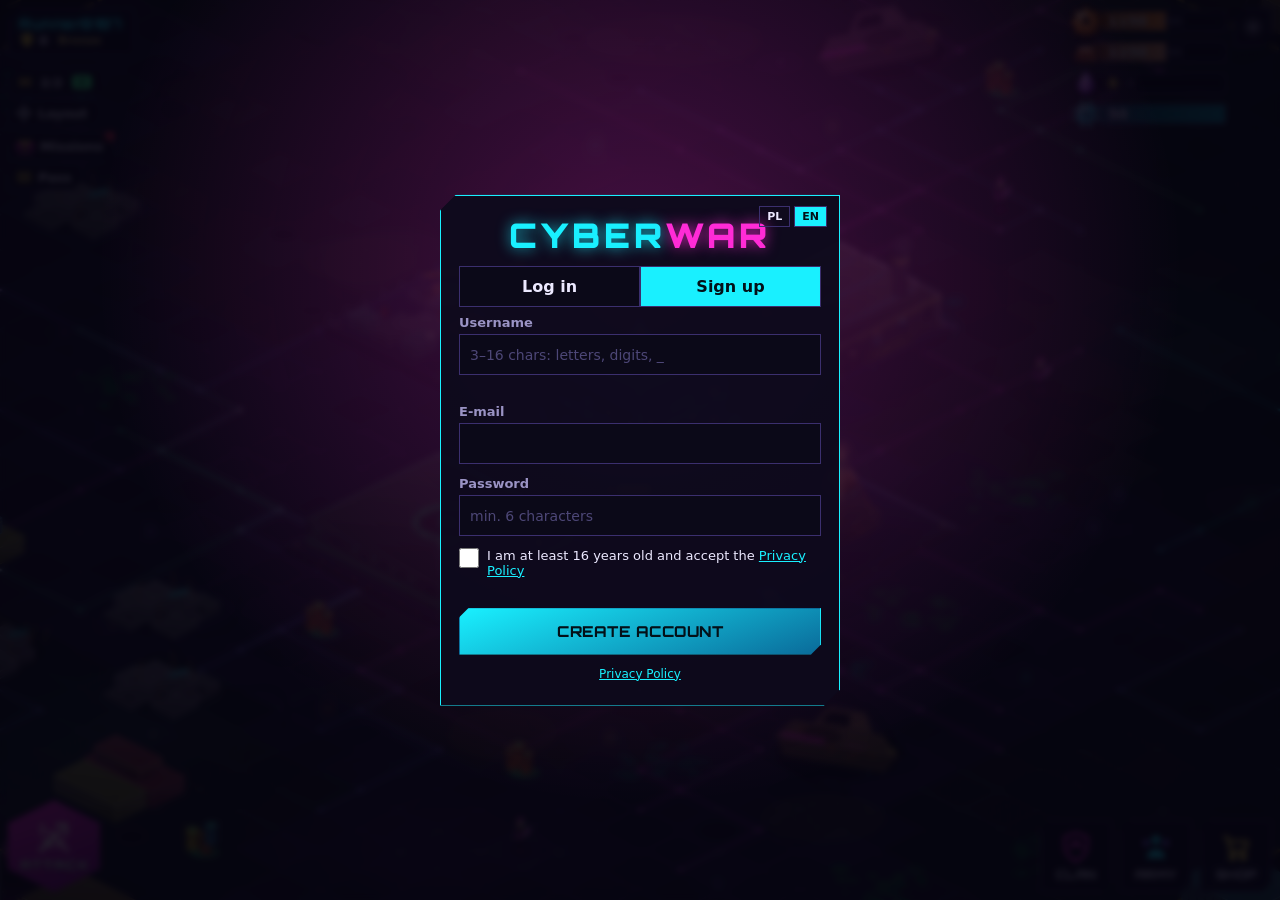
<file: index.html>
<!doctype html>
<html lang="pl">
<head>
<meta charset="utf-8">
<meta name="viewport" content="width=device-width,initial-scale=1,maximum-scale=1,user-scalable=no,viewport-fit=cover">
<meta name="apple-mobile-web-app-capable" content="yes">
<meta name="mobile-web-app-capable" content="yes">
<meta name="apple-mobile-web-app-status-bar-style" content="black-translucent">
<meta name="apple-mobile-web-app-title" content="CyberWar">
<meta name="theme-color" content="#07060f">
<title>CyberWar</title>
<link rel="manifest" href="manifest.json">
<link rel="icon" href="assets/icon.svg" type="image/svg+xml">
<link rel="apple-touch-icon" href="assets/icon-180.png">
<link rel="preconnect" href="https://fonts.googleapis.com">
<link rel="preconnect" href="https://fonts.gstatic.com" crossorigin>
<link rel="stylesheet" href="https://fonts.googleapis.com/css2?family=Orbitron:wght@600;800;900&display=swap">
<!-- ?v= must change on every release so phones never mix old and new files -->
<link rel="stylesheet" href="css/style.css?v=0.16.0">
</head>
<body>
<canvas id="game"></canvas>
<div id="ui"></div>
<div id="boot">
  <div class="boot-logo">CYBER<span>WAR</span></div>
  <div class="boot-sub">NEO-CITY // v0.15.4</div>
  <div class="boot-bar"><i></i></div>
</div>
<!-- not shown any more: the game works upright and sideways -->
<div id="rotate">
  <svg viewBox="0 0 120 120" aria-hidden="true"><rect class="ph" x="38" y="18" width="44" height="78" rx="7"/><path class="ar" d="M22 74 A42 42 0 0 1 40 30 M40 30 l-11 1 M40 30 l-2 11"/></svg>
  <b>Obróć telefon poziomo</b><span>Rotate your phone to landscape</span>
</div>
<script src="js/i18n.js?v=0.16.0"></script>
<script src="js/audio.js?v=0.16.0"></script>
<script src="js/data.js?v=0.16.0"></script>
<script src="js/core.js?v=0.16.0"></script>
<script src="js/art.js?v=0.16.0"></script>
<script src="js/world.js?v=0.16.0"></script>
<script src="js/econ.js?v=0.16.0"></script>
<script src="js/state.js?v=0.16.0"></script>
<script src="js/village.js?v=0.16.0"></script>
<script src="js/battle.js?v=0.16.0"></script>
<script src="js/ui.js?v=0.16.0"></script>
<script src="js/clan.js?v=0.16.0"></script>
<script src="js/tutorial.js?v=0.16.0"></script>
<script src="js/net.js?v=0.16.0"></script>
<script src="js/pay.js?v=0.16.0"></script>
<script src="js/auth.js?v=0.16.0"></script>
<script src="js/main.js?v=0.16.0"></script>
</body>
</html>
</file>
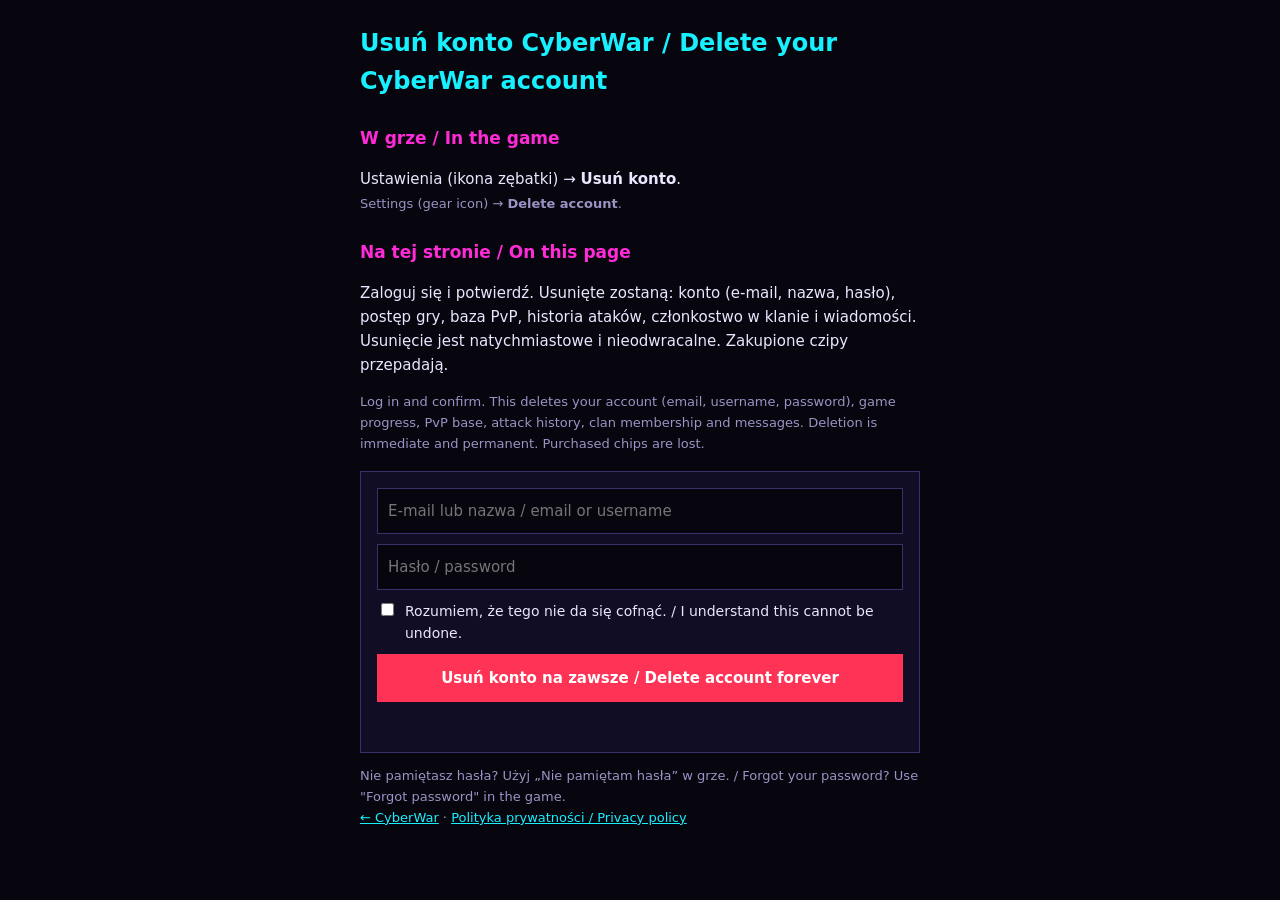
<file: delete-account.html>
<!doctype html>
<html lang="pl">
<head>
<meta charset="utf-8">
<meta name="viewport" content="width=device-width,initial-scale=1,viewport-fit=cover">
<title>CyberWar — Usuń konto / Delete account</title>
<style>
  :root { --bg: #07060f; --txt: #e9e6ff; --dim: #9a93c4; --cyan: #19f0ff; --mag: #ff2bd6; --red: #ff3355; --grn: #39ff88; }
  body { margin: 0; background: var(--bg); color: var(--txt); font: 15px/1.6 "Segoe UI", system-ui, -apple-system, Roboto, sans-serif; }
  main { max-width: 560px; margin: 0 auto; padding: 24px 16px 48px; }
  h1 { color: var(--cyan); font-size: 24px; margin: 0 0 8px; }
  h2 { color: var(--mag); font-size: 17px; margin: 24px 0 6px; }
  a { color: var(--cyan); }
  .dim { color: var(--dim); font-size: 13px; }
  form { display: grid; gap: 10px; margin-top: 16px; padding: 16px; border: 1px solid #3b2f6e; background: #110d24; }
  input { font: inherit; padding: 10px; background: #07060f; color: var(--txt); border: 1px solid #3b2f6e; }
  button { font: inherit; font-weight: 700; padding: 12px; border: 0; background: var(--red); color: #fff; cursor: pointer; }
  button:disabled { opacity: .5; }
  label { display: flex; gap: 8px; align-items: flex-start; font-size: 14px; }
  #msg { min-height: 1.6em; font-weight: 600; }
  #msg.err { color: var(--red); } #msg.ok { color: var(--grn); }
</style>
</head>
<body>
<main>
<h1>Usuń konto CyberWar / Delete your CyberWar account</h1>

<h2>W grze / In the game</h2>
<p>Ustawienia (ikona zębatki) → <b>Usuń konto</b>.<br><span class="dim">Settings (gear icon) → <b>Delete account</b>.</span></p>

<h2>Na tej stronie / On this page</h2>
<p>Zaloguj się i potwierdź. Usunięte zostaną: konto (e-mail, nazwa, hasło), postęp gry, baza PvP, historia ataków, członkostwo w klanie i wiadomości. Usunięcie jest natychmiastowe i nieodwracalne. Zakupione czipy przepadają.</p>
<p class="dim">Log in and confirm. This deletes your account (email, username, password), game progress, PvP base, attack history, clan membership and messages. Deletion is immediate and permanent. Purchased chips are lost.</p>

<form id="f">
  <input id="login" autocomplete="username" placeholder="E-mail lub nazwa / email or username" required>
  <input id="pass" type="password" autocomplete="current-password" placeholder="Hasło / password" required>
  <label><input type="checkbox" id="sure" required> Rozumiem, że tego nie da się cofnąć. / I understand this cannot be undone.</label>
  <button id="go">Usuń konto na zawsze / Delete account forever</button>
  <div id="msg"></div>
</form>

<p class="dim">Nie pamiętasz hasła? Użyj „Nie pamiętam hasła” w grze. / Forgot your password? Use "Forgot password" in the game.<br>
<a href="./">← CyberWar</a> · <a href="privacy.html">Polityka prywatności / Privacy policy</a></p>
</main>
<script>
(function () {
  const URL_ = 'https://cpwfatmoztysettztnyo.supabase.co';
  const KEY = 'sb_publishable__NJv0uJyZVDGnHu5Jf8MzA_oEF3Cs3j';
  const $ = (id) => document.getElementById(id);
  const say = (t, cls) => { $('msg').textContent = t; $('msg').className = cls || ''; };
  async function call(path, body, token) {
    const h = { apikey: KEY, 'Content-Type': 'application/json' };
    if (token) h.Authorization = 'Bearer ' + token;
    const r = await fetch(URL_ + path, { method: 'POST', headers: h, body: JSON.stringify(body || {}) });
    const txt = await r.text(); let b = null; try { b = txt ? JSON.parse(txt) : null; } catch (_) { b = txt; }
    if (!r.ok) throw new Error((b && (b.msg || b.message || b.error_description)) || ('HTTP ' + r.status));
    return b;
  }
  $('f').onsubmit = async (e) => {
    e.preventDefault();
    const login = $('login').value.trim(), password = $('pass').value;
    $('go').disabled = true; say('…');
    try {
      let email = login;
      if (!login.includes('@')) {
        email = await call('/rest/v1/rpc/email_for_login', { p_username: login, p_password: password });
        if (!email) throw new Error('bad login');
      }
      const s = await call('/auth/v1/token?grant_type=password', { email, password });
      await call('/rest/v1/rpc/delete_my_account', {}, s.access_token);
      try { localStorage.removeItem('cyberwar_session'); localStorage.removeItem('cyberwar_save_v1'); localStorage.removeItem('cyberwar_had_account'); } catch (_) {}
      $('f').reset(); say('Konto zostało usunięte. / Your account has been deleted.', 'ok');
    } catch (err) {
      const m = String(err.message || err);
      say(/invalid|bad login|credentials/i.test(m) ? 'Zły login lub hasło. / Wrong login or password.'
        : /confirm/i.test(m) ? 'Konto niepotwierdzone — nie ma czego usuwać po stronie gry. / Account not confirmed.'
        : 'Błąd: ' + m, 'err');
    } finally { $('go').disabled = false; }
  };
})();
</script>
</body>
</html>
</file>
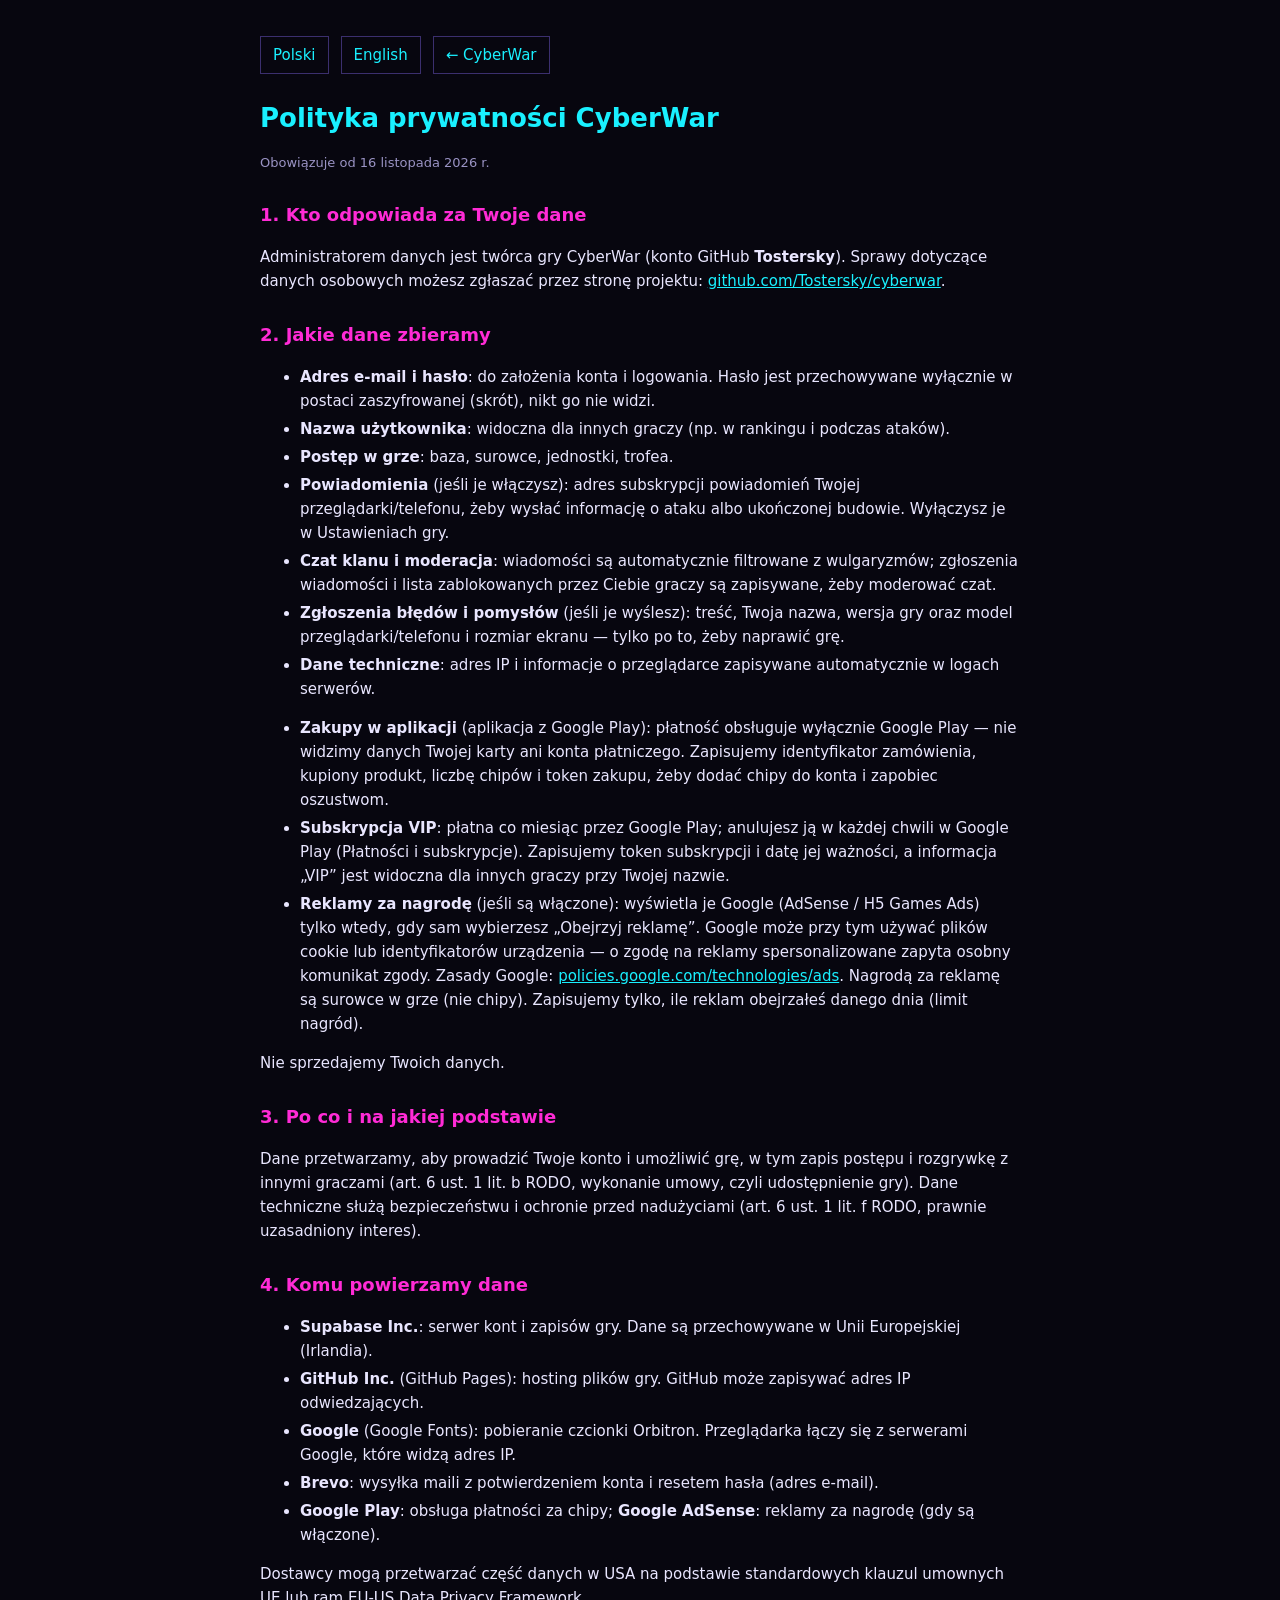
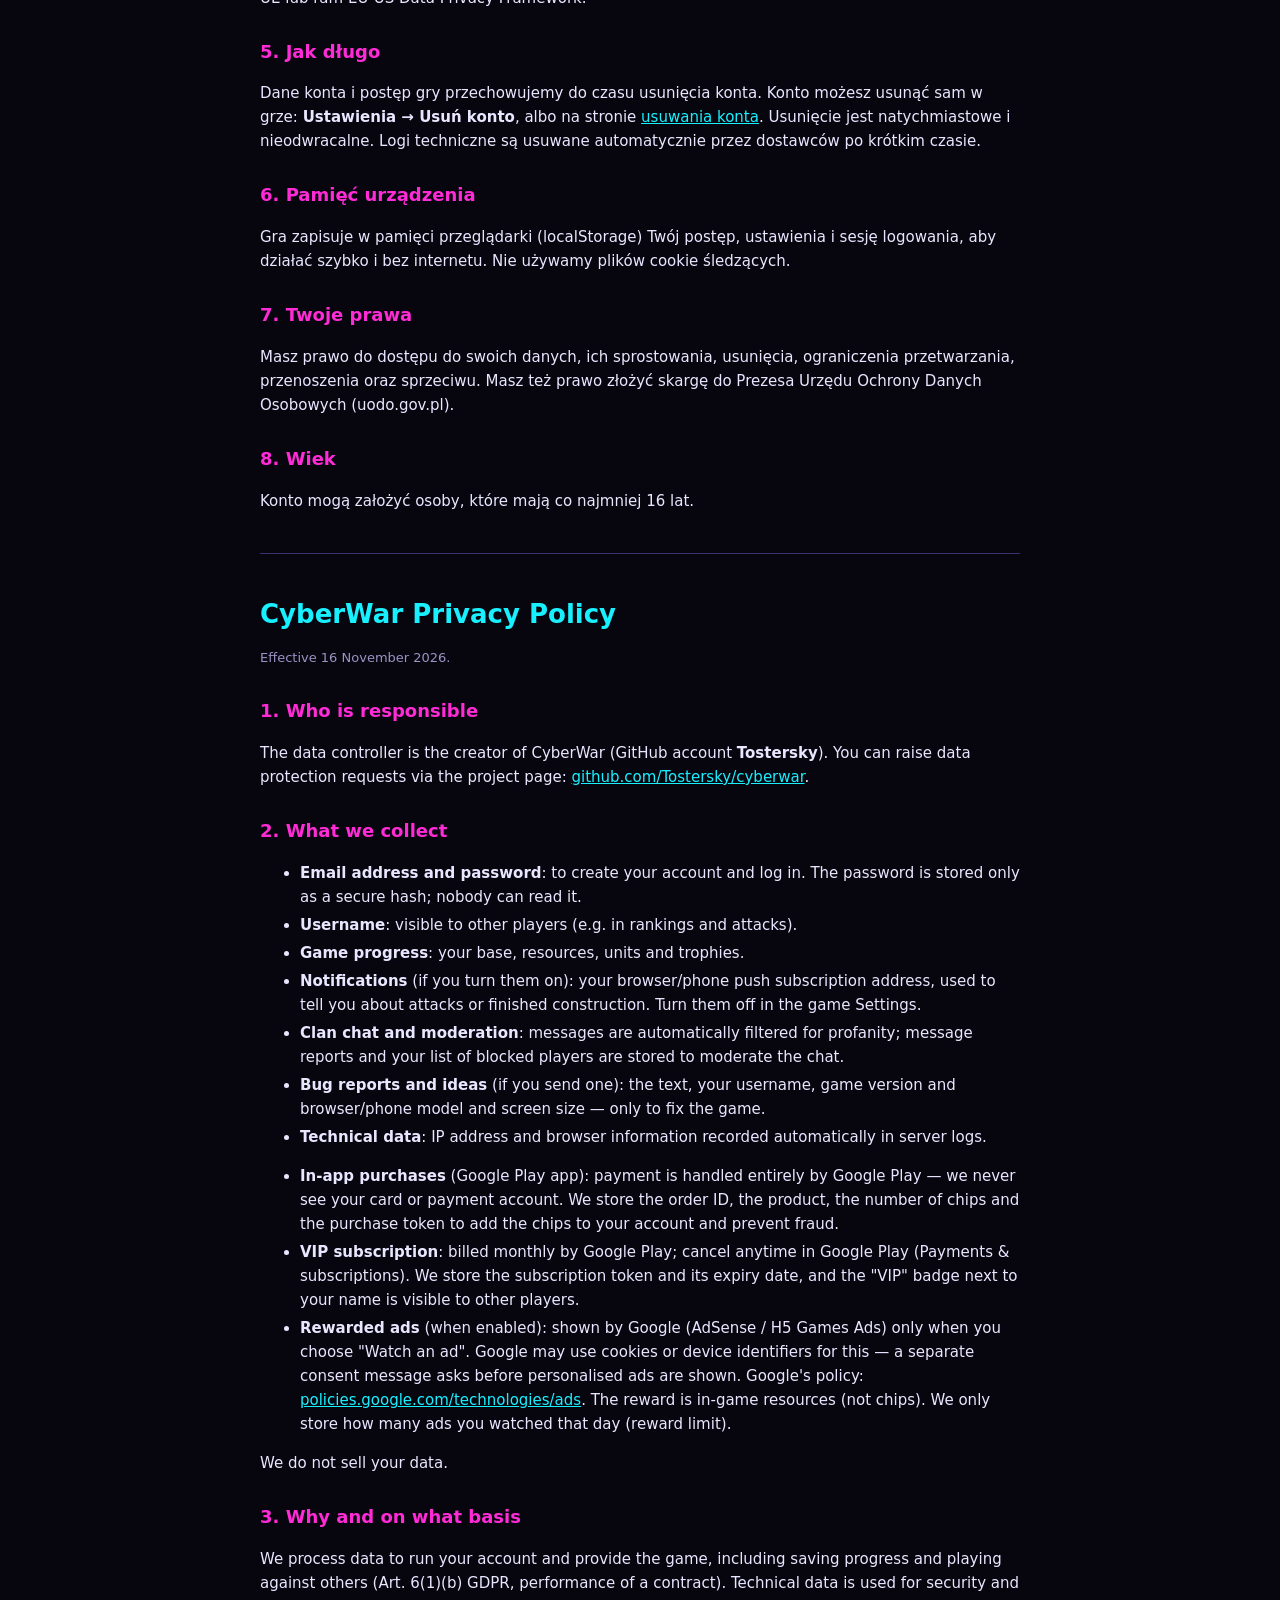
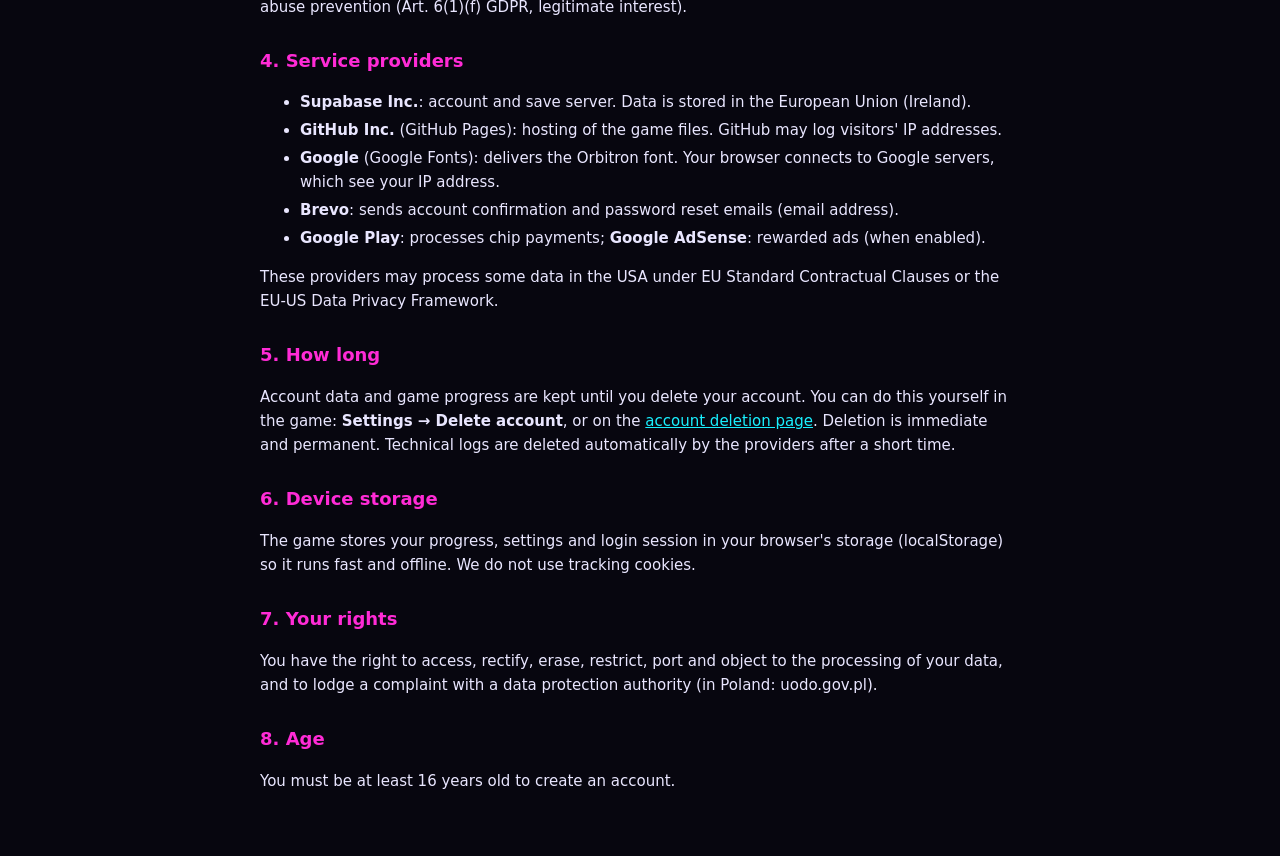
<file: privacy.html>
<!doctype html>
<html lang="pl">
<head>
<meta charset="utf-8">
<meta name="viewport" content="width=device-width,initial-scale=1,viewport-fit=cover">
<title>CyberWar — Polityka prywatności / Privacy Policy</title>
<style>
  :root { --bg: #07060f; --txt: #e9e6ff; --dim: #9a93c4; --cyan: #19f0ff; --mag: #ff2bd6; }
  body { margin: 0; background: var(--bg); color: var(--txt); font: 15px/1.6 "Segoe UI", system-ui, -apple-system, Roboto, sans-serif; }
  main { max-width: 760px; margin: 0 auto; padding: 24px 16px 48px; }
  h1 { color: var(--cyan); font-size: 26px; margin: 0 0 4px; }
  h2 { color: var(--mag); font-size: 18px; margin: 28px 0 6px; }
  a { color: var(--cyan); }
  .dim { color: var(--dim); font-size: 13px; }
  nav { display: flex; gap: 12px; margin: 12px 0 24px; }
  nav a { padding: 6px 12px; border: 1px solid #3b2f6e; text-decoration: none; }
  hr { border: 0; border-top: 1px solid #3b2f6e; margin: 40px 0; }
  li { margin: 4px 0; }
</style>
</head>
<body>
<main>
<nav><a href="#pl">Polski</a><a href="#en">English</a><a href="./">← CyberWar</a></nav>

<section id="pl">
<h1>Polityka prywatności CyberWar</h1>
<p class="dim">Obowiązuje od 16 listopada 2026 r.</p>

<h2>1. Kto odpowiada za Twoje dane</h2>
<p>Administratorem danych jest twórca gry CyberWar (konto GitHub <b>Tostersky</b>). Sprawy dotyczące danych osobowych możesz zgłaszać przez stronę projektu: <a href="https://github.com/Tostersky/cyberwar">github.com/Tostersky/cyberwar</a>.</p>

<h2>2. Jakie dane zbieramy</h2>
<ul>
  <li><b>Adres e-mail i hasło</b>: do założenia konta i logowania. Hasło jest przechowywane wyłącznie w postaci zaszyfrowanej (skrót), nikt go nie widzi.</li>
  <li><b>Nazwa użytkownika</b>: widoczna dla innych graczy (np. w rankingu i podczas ataków).</li>
  <li><b>Postęp w grze</b>: baza, surowce, jednostki, trofea.</li>
  <li><b>Powiadomienia</b> (jeśli je włączysz): adres subskrypcji powiadomień Twojej przeglądarki/telefonu, żeby wysłać informację o ataku albo ukończonej budowie. Wyłączysz je w Ustawieniach gry.</li>
  <li><b>Czat klanu i moderacja</b>: wiadomości są automatycznie filtrowane z wulgaryzmów; zgłoszenia wiadomości i lista zablokowanych przez Ciebie graczy są zapisywane, żeby moderować czat.</li>
  <li><b>Zgłoszenia błędów i pomysłów</b> (jeśli je wyślesz): treść, Twoja nazwa, wersja gry oraz model przeglądarki/telefonu i rozmiar ekranu — tylko po to, żeby naprawić grę.</li>
  <li><b>Dane techniczne</b>: adres IP i informacje o przeglądarce zapisywane automatycznie w logach serwerów.</li>
</ul>
<ul>
  <li><b>Zakupy w aplikacji</b> (aplikacja z Google Play): płatność obsługuje wyłącznie Google Play — nie widzimy danych Twojej karty ani konta płatniczego. Zapisujemy identyfikator zamówienia, kupiony produkt, liczbę chipów i token zakupu, żeby dodać chipy do konta i zapobiec oszustwom.</li>
  <li><b>Subskrypcja VIP</b>: płatna co miesiąc przez Google Play; anulujesz ją w każdej chwili w Google Play (Płatności i subskrypcje). Zapisujemy token subskrypcji i datę jej ważności, a informacja „VIP” jest widoczna dla innych graczy przy Twojej nazwie.</li>
  <li><b>Reklamy za nagrodę</b> (jeśli są włączone): wyświetla je Google (AdSense / H5 Games Ads) tylko wtedy, gdy sam wybierzesz „Obejrzyj reklamę”. Google może przy tym używać plików cookie lub identyfikatorów urządzenia — o zgodę na reklamy spersonalizowane zapyta osobny komunikat zgody. Zasady Google: <a href="https://policies.google.com/technologies/ads">policies.google.com/technologies/ads</a>. Nagrodą za reklamę są surowce w grze (nie chipy). Zapisujemy tylko, ile reklam obejrzałeś danego dnia (limit nagród).</li>
</ul>
<p>Nie sprzedajemy Twoich danych.</p>

<h2>3. Po co i na jakiej podstawie</h2>
<p>Dane przetwarzamy, aby prowadzić Twoje konto i umożliwić grę, w tym zapis postępu i rozgrywkę z innymi graczami (art. 6 ust. 1 lit. b RODO, wykonanie umowy, czyli udostępnienie gry). Dane techniczne służą bezpieczeństwu i ochronie przed nadużyciami (art. 6 ust. 1 lit. f RODO, prawnie uzasadniony interes).</p>

<h2>4. Komu powierzamy dane</h2>
<ul>
  <li><b>Supabase Inc.</b>: serwer kont i zapisów gry. Dane są przechowywane w Unii Europejskiej (Irlandia).</li>
  <li><b>GitHub Inc.</b> (GitHub Pages): hosting plików gry. GitHub może zapisywać adres IP odwiedzających.</li>
  <li><b>Google</b> (Google Fonts): pobieranie czcionki Orbitron. Przeglądarka łączy się z serwerami Google, które widzą adres IP.</li>
  <li><b>Brevo</b>: wysyłka maili z potwierdzeniem konta i resetem hasła (adres e-mail).</li>
  <li><b>Google Play</b>: obsługa płatności za chipy; <b>Google AdSense</b>: reklamy za nagrodę (gdy są włączone).</li>
</ul>
<p>Dostawcy mogą przetwarzać część danych w USA na podstawie standardowych klauzul umownych UE lub ram EU-US Data Privacy Framework.</p>

<h2>5. Jak długo</h2>
<p>Dane konta i postęp gry przechowujemy do czasu usunięcia konta. Konto możesz usunąć sam w grze: <b>Ustawienia → Usuń konto</b>, albo na stronie <a href="delete-account.html">usuwania konta</a>. Usunięcie jest natychmiastowe i nieodwracalne. Logi techniczne są usuwane automatycznie przez dostawców po krótkim czasie.</p>

<h2>6. Pamięć urządzenia</h2>
<p>Gra zapisuje w pamięci przeglądarki (localStorage) Twój postęp, ustawienia i sesję logowania, aby działać szybko i bez internetu. Nie używamy plików cookie śledzących.</p>

<h2>7. Twoje prawa</h2>
<p>Masz prawo do dostępu do swoich danych, ich sprostowania, usunięcia, ograniczenia przetwarzania, przenoszenia oraz sprzeciwu. Masz też prawo złożyć skargę do Prezesa Urzędu Ochrony Danych Osobowych (uodo.gov.pl).</p>

<h2>8. Wiek</h2>
<p>Konto mogą założyć osoby, które mają co najmniej 16 lat.</p>
</section>

<hr>

<section id="en">
<h1>CyberWar Privacy Policy</h1>
<p class="dim">Effective 16 November 2026.</p>

<h2>1. Who is responsible</h2>
<p>The data controller is the creator of CyberWar (GitHub account <b>Tostersky</b>). You can raise data protection requests via the project page: <a href="https://github.com/Tostersky/cyberwar">github.com/Tostersky/cyberwar</a>.</p>

<h2>2. What we collect</h2>
<ul>
  <li><b>Email address and password</b>: to create your account and log in. The password is stored only as a secure hash; nobody can read it.</li>
  <li><b>Username</b>: visible to other players (e.g. in rankings and attacks).</li>
  <li><b>Game progress</b>: your base, resources, units and trophies.</li>
  <li><b>Notifications</b> (if you turn them on): your browser/phone push subscription address, used to tell you about attacks or finished construction. Turn them off in the game Settings.</li>
  <li><b>Clan chat and moderation</b>: messages are automatically filtered for profanity; message reports and your list of blocked players are stored to moderate the chat.</li>
  <li><b>Bug reports and ideas</b> (if you send one): the text, your username, game version and browser/phone model and screen size — only to fix the game.</li>
  <li><b>Technical data</b>: IP address and browser information recorded automatically in server logs.</li>
</ul>
<ul>
  <li><b>In-app purchases</b> (Google Play app): payment is handled entirely by Google Play — we never see your card or payment account. We store the order ID, the product, the number of chips and the purchase token to add the chips to your account and prevent fraud.</li>
  <li><b>VIP subscription</b>: billed monthly by Google Play; cancel anytime in Google Play (Payments &amp; subscriptions). We store the subscription token and its expiry date, and the "VIP" badge next to your name is visible to other players.</li>
  <li><b>Rewarded ads</b> (when enabled): shown by Google (AdSense / H5 Games Ads) only when you choose "Watch an ad". Google may use cookies or device identifiers for this — a separate consent message asks before personalised ads are shown. Google's policy: <a href="https://policies.google.com/technologies/ads">policies.google.com/technologies/ads</a>. The reward is in-game resources (not chips). We only store how many ads you watched that day (reward limit).</li>
</ul>
<p>We do not sell your data.</p>

<h2>3. Why and on what basis</h2>
<p>We process data to run your account and provide the game, including saving progress and playing against others (Art. 6(1)(b) GDPR, performance of a contract). Technical data is used for security and abuse prevention (Art. 6(1)(f) GDPR, legitimate interest).</p>

<h2>4. Service providers</h2>
<ul>
  <li><b>Supabase Inc.</b>: account and save server. Data is stored in the European Union (Ireland).</li>
  <li><b>GitHub Inc.</b> (GitHub Pages): hosting of the game files. GitHub may log visitors' IP addresses.</li>
  <li><b>Google</b> (Google Fonts): delivers the Orbitron font. Your browser connects to Google servers, which see your IP address.</li>
  <li><b>Brevo</b>: sends account confirmation and password reset emails (email address).</li>
  <li><b>Google Play</b>: processes chip payments; <b>Google AdSense</b>: rewarded ads (when enabled).</li>
</ul>
<p>These providers may process some data in the USA under EU Standard Contractual Clauses or the EU-US Data Privacy Framework.</p>

<h2>5. How long</h2>
<p>Account data and game progress are kept until you delete your account. You can do this yourself in the game: <b>Settings → Delete account</b>, or on the <a href="delete-account.html">account deletion page</a>. Deletion is immediate and permanent. Technical logs are deleted automatically by the providers after a short time.</p>

<h2>6. Device storage</h2>
<p>The game stores your progress, settings and login session in your browser's storage (localStorage) so it runs fast and offline. We do not use tracking cookies.</p>

<h2>7. Your rights</h2>
<p>You have the right to access, rectify, erase, restrict, port and object to the processing of your data, and to lodge a complaint with a data protection authority (in Poland: uodo.gov.pl).</p>

<h2>8. Age</h2>
<p>You must be at least 16 years old to create an account.</p>
</section>
</main>
</body>
</html>
</file>
<file: css/style.css>
:root {
  --bg: #07060f; --panel: rgba(13, 10, 28, .94); --line: #3b2f6e; --mag: #ff2bd6; --cyan: #19f0ff;
  --yel: #ffe14d; --grn: #39ff88; --red: #ff3355; --txt: #ece9ff; --dim: #9a93c4; --org: #ff8a1f;
  --cut: polygon(10px 0, 100% 0, 100% calc(100% - 10px), calc(100% - 10px) 100%, 0 100%, 0 10px);
}
* { box-sizing: border-box; -webkit-tap-highlight-color: transparent; user-select: none; -webkit-user-select: none; -webkit-touch-callout: none; }
html, body { margin: 0; height: 100%; overflow: hidden; background: var(--bg); color: var(--txt);
  font-family: "Segoe UI", system-ui, -apple-system, Roboto, sans-serif; touch-action: none; overscroll-behavior: none; }
canvas#game { position: fixed; inset: 0; width: 100%; height: 100%; display: block; touch-action: none; }
button { font: inherit; color: inherit; cursor: pointer; border: 0; background: none; padding: 0; }
input { font: inherit; user-select: text; -webkit-user-select: text; }
svg { display: block; width: 100%; height: 100%; }
.hidden { display: none !important; }

#ui { position: fixed; inset: 0; pointer-events: none;
  padding: max(8px, env(safe-area-inset-top)) max(8px, env(safe-area-inset-right)) max(8px, env(safe-area-inset-bottom)) max(8px, env(safe-area-inset-left)); }
.pe, #modal, #selbar, #placebar, .icon-btn, button { pointer-events: auto; }

/* ---- top HUD ---- */
#hud-top { display: flex; align-items: flex-start; gap: 8px; }
.player { background: var(--panel); border: 1px solid var(--line); clip-path: var(--cut); padding: 6px 12px 6px 10px; min-width: 110px; text-align: left; }
.pl-name { font-weight: 800; font-size: 14px; letter-spacing: .5px; color: var(--cyan); text-shadow: 0 0 8px rgba(25,240,255,.5); }
.pl-tro { display: flex; align-items: center; gap: 4px; font-weight: 700; font-size: 13px; }
.pl-tro svg { width: 16px; height: 16px; }
.res-wrap { margin-left: auto; display: flex; flex-direction: column; gap: 5px; align-items: flex-end; }
.res { position: relative; width: auto; min-width: 150px; padding-right: 8px; height: 26px; display: flex; align-items: center; white-space: nowrap; }
.res > i { position: absolute; left: -6px; top: -3px; width: 32px; height: 32px; z-index: 2; filter: drop-shadow(0 0 4px rgba(0,0,0,.9)); }
.res .bar { position: absolute; inset: 3px 0 3px 10px; background: rgba(8,6,20,.9); border: 1px solid var(--line); clip-path: polygon(6px 0,100% 0,100% 100%,0 100%,0 6px); }
.res .bar b { display: block; height: 100%; width: 0; transition: width .3s; }
.res[data-r=scrap] .bar b { background: linear-gradient(90deg, #6a2e00, #ff8a1f); }
.res[data-r=copper] .bar b { background: linear-gradient(90deg, #5a2a10, #e8955a); }
.res[data-r=chips] .bar b { background: linear-gradient(90deg, #00384a, #0b8fa0); }
.res .v { position: relative; z-index: 1; margin-left: 32px; font-weight: 800; font-size: 14px; text-shadow: 0 1px 2px #000; }
.res .cap { position: relative; z-index: 1; margin-left: 4px; font-size: 10px; color: var(--dim); }
.res.full .v { color: var(--yel); }
.icon-btn { width: 38px; height: 38px; padding: 7px; background: var(--panel); border: 1px solid var(--line); clip-path: var(--cut); }
#hud-builders { position: absolute; top: max(68px, calc(env(safe-area-inset-top) + 62px)); left: max(8px, env(safe-area-inset-left)); }
.chip-info { display: flex; align-items: center; gap: 5px; background: var(--panel); border: 1px solid var(--line); padding: 3px 10px 3px 6px; clip-path: var(--cut); font-weight: 700; font-size: 13px; }
.chip-info svg { width: 20px; height: 20px; }

/* ---- bottom HUD ---- */
#hud-bottom { position: absolute; left: max(8px, env(safe-area-inset-left)); right: max(8px, env(safe-area-inset-right)); bottom: max(8px, env(safe-area-inset-bottom)); display: flex; align-items: flex-end; pointer-events: none; transition: opacity .2s; }
#hud-bottom.dim { opacity: 0; pointer-events: none; }
#hud-bottom.dim button { pointer-events: none; }
.btn-attack { width: 92px; height: 92px; display: flex; flex-direction: column; align-items: center; justify-content: center; gap: 2px;
  background: linear-gradient(160deg, #ff2bd6, #7a0a8a); clip-path: polygon(50% 0, 100% 25%, 100% 75%, 50% 100%, 0 75%, 0 25%);
  font-weight: 900; text-transform: uppercase; letter-spacing: 1px; font-size: 13px; text-shadow: 0 1px 3px #000; }
.btn-attack svg { width: 36px; height: 36px; }
.btn-attack:active, .sq-btn:active { transform: scale(.94); }
.hb-right { margin-left: auto; display: flex; gap: 8px; }
.sq-btn { width: 72px; height: 72px; display: flex; flex-direction: column; align-items: center; justify-content: center; gap: 3px;
  background: var(--panel); border: 1px solid var(--line); clip-path: var(--cut); font-weight: 800; font-size: 12px; text-transform: uppercase; letter-spacing: .5px; }
.sq-btn svg { width: 34px; height: 34px; }

/* ---- selection bar ---- */
#selbar { position: absolute; left: 50%; transform: translateX(-50%); bottom: max(10px, env(safe-area-inset-bottom)); width: min(560px, calc(100% - 16px));
  background: var(--panel); border: 1px solid var(--cyan); box-shadow: 0 0 18px rgba(25,240,255,.25); clip-path: var(--cut); padding: 8px 10px 10px; text-align: center; }
.sb-title { font-weight: 800; font-size: 16px; text-transform: uppercase; letter-spacing: 1px; }
.sb-title small { color: var(--cyan); font-size: 12px; margin-left: 4px; }
.sb-status { font-size: 12px; color: var(--dim); margin-top: 2px; }
.sb-status b { color: var(--yel); }
.sb-btns { display: flex; justify-content: center; gap: 8px; margin-top: 8px; flex-wrap: wrap; }
.sb-btn { width: 74px; min-height: 70px; background: rgba(30,24,60,.9); border: 1px solid var(--line); clip-path: var(--cut); display: flex; flex-direction: column; align-items: center; justify-content: center; padding: 6px 2px; gap: 2px; }
.sb-btn:active { background: rgba(60,48,120,.9); }
.sb-ic { width: 26px; height: 26px; }
.sb-info-only { opacity: .75; border-style: dashed; cursor: default; }
.sb-info-only .sb-ic { filter: grayscale(1); }
.sb-info-only .sb-l { color: var(--yel); font-size: 10px; text-transform: none; text-align: center; line-height: 1.2; }
.sb-l { font-size: 11px; font-weight: 700; text-transform: uppercase; }
.sb-c { display: flex; align-items: center; gap: 2px; font-size: 11px; font-weight: 700; }
.ri { display: inline-block; width: 15px; height: 15px; vertical-align: -3px; margin-right: 2px; }

/* ---- placement bar ---- */
#placebar { position: absolute; left: 50%; transform: translateX(-50%); bottom: max(14px, env(safe-area-inset-bottom)); display: flex; align-items: center; gap: 14px; }
.pb-hint { background: var(--panel); border: 1px solid var(--line); padding: 8px 14px; clip-path: var(--cut); font-weight: 700; display: flex; gap: 8px; align-items: center; }
.round-btn { width: 58px; height: 58px; border-radius: 50%; padding: 14px; box-shadow: 0 0 14px currentColor; }
.round-btn.good { background: var(--grn); color: var(--grn); }
.round-btn.bad { background: var(--red); color: var(--red); }

/* ---- modal ---- */
#modal { position: absolute; inset: 0; display: flex; align-items: center; justify-content: center; padding: max(10px, env(safe-area-inset-top)) 10px max(10px, env(safe-area-inset-bottom)); }
.modal-bg { position: absolute; inset: 0; background: rgba(3,2,10,.7); backdrop-filter: blur(2px); }
.panel { position: relative; width: min(560px, 100%); max-height: 100%; display: flex; flex-direction: column; background: var(--panel); border: 1px solid var(--mag);
  box-shadow: 0 0 30px rgba(255,43,214,.25); clip-path: polygon(16px 0, 100% 0, 100% calc(100% - 16px), calc(100% - 16px) 100%, 0 100%, 0 16px); animation: pop .18s ease-out; }
.panel.wide { width: min(820px, 100%); }
.panel.small { width: min(400px, 100%); }
@keyframes pop { from { transform: scale(.92); opacity: 0; } }
.panel-h { display: flex; align-items: center; padding: 10px 12px 8px 18px; border-bottom: 1px solid var(--line); background: linear-gradient(90deg, rgba(255,43,214,.18), transparent); }
.panel-h h2 { margin: 0; font-size: 18px; text-transform: uppercase; letter-spacing: 2px; font-weight: 900; }
.x-btn { margin-left: auto; width: 36px; height: 36px; padding: 9px; background: rgba(255,51,85,.25); border: 1px solid var(--red); clip-path: var(--cut); }
.panel-b { padding: 12px 14px 16px; overflow-y: auto; -webkit-overflow-scrolling: touch; touch-action: pan-y; }
.panel-b p { margin: 6px 0; line-height: 1.4; font-size: 14px; }
.panel-b h3 { margin: 16px 0 8px; font-size: 14px; text-transform: uppercase; letter-spacing: 1.5px; color: var(--cyan); }
.center { text-align: center; }
.hint { color: var(--dim); font-size: 12px !important; text-align: center; }
.warn { color: var(--yel); font-weight: 700; font-size: 13px; }
.ok { color: var(--grn); font-weight: 700; font-size: 13px; }
.row-btns { display: flex; justify-content: center; gap: 10px; margin-top: 14px; }
.btn { display: inline-flex; align-items: center; gap: 6px; padding: 10px 18px; font-weight: 800; text-transform: uppercase; letter-spacing: 1px; font-size: 13px;
  background: rgba(40,32,80,.95); border: 1px solid var(--line); clip-path: var(--cut); }
.btn svg { width: 18px; height: 18px; }
.btn.primary { background: linear-gradient(160deg, #19f0ff, #0a6b9a); color: #031018; border-color: transparent; }
.btn.primary svg path { fill: #031018; }
.btn.danger { background: linear-gradient(160deg, #ff3355, #7a0a24); }
.btn.sm { padding: 6px 12px; font-size: 11px; }
.btn:disabled { opacity: .4; filter: grayscale(1); }
.btn:active { transform: scale(.96); }
.cost { display: inline-flex; align-items: center; font-weight: 800; font-size: 13px; white-space: nowrap; }
.cost.bad { color: var(--red); }

.grid { display: grid; grid-template-columns: repeat(auto-fill, minmax(118px, 1fr)); gap: 8px; }
.card { position: relative; display: flex; flex-direction: column; align-items: center; padding: 6px 6px 8px; background: rgba(28,22,56,.95); border: 1px solid var(--line); clip-path: var(--cut); text-align: center; }
.card:active { background: rgba(50,40,100,.95); }
.card img { width: 84px; height: 84px; object-fit: contain; }
.card.unit img { width: 64px; height: 64px; }
.card.locked { opacity: .55; }
.card.locked img { filter: grayscale(1) brightness(.6); }
.c-name { font-weight: 800; font-size: 13px; text-transform: uppercase; letter-spacing: .5px; }
.c-desc { font-size: 11px; line-height: 1.3; color: var(--dim); margin: 3px 0 2px; min-height: 28px; }
.c-cnt { position: absolute; top: 6px; right: 8px; font-size: 11px; color: var(--dim); font-weight: 700; }
.c-have { position: absolute; top: 6px; left: 8px; font-size: 13px; color: var(--cyan); font-weight: 900; }
.c-cost { margin-top: 3px; }
.c-time { font-size: 11px; color: var(--dim); }
.c-lock { font-size: 11px; color: var(--yel); margin-top: 3px; font-weight: 700; }
.info-top { display: flex; gap: 12px; align-items: center; }
.info-top img { width: 96px; height: 96px; flex: none; }
table.stats { width: 100%; border-collapse: collapse; margin-top: 10px; font-size: 14px; }
table.stats td { padding: 6px 8px; border-bottom: 1px solid rgba(59,47,110,.6); }
table.stats td:nth-child(2) { font-weight: 800; text-align: right; }
table.stats td.nx { color: var(--grn); font-weight: 800; width: 90px; }

.cap-row { display: flex; align-items: center; gap: 10px; margin-bottom: 12px; font-weight: 700; font-size: 13px; }
.bar.big { position: relative; flex: 1; height: 14px; background: rgba(8,6,20,.9); border: 1px solid var(--line); }
.bar.big b { display: block; height: 100%; background: linear-gradient(90deg, #0a6b9a, #19f0ff); }
.bar.big i { position: absolute; top: 0; height: 100%; background: rgba(255,225,77,.5); }
.queue { display: flex; gap: 6px; margin-top: 12px; overflow-x: auto; padding-bottom: 4px; }
.q-item { position: relative; width: 52px; height: 52px; flex: none; background: rgba(28,22,56,.95); border: 1px solid var(--yel); }
.q-item img { width: 100%; height: 100%; }
.q-item span { position: absolute; bottom: 0; left: 0; right: 0; font-size: 10px; font-weight: 800; background: rgba(0,0,0,.7); }
.q-item.q-group { width: 64px; height: 64px; border-color: var(--line); }
.q-item.q-group.active { border-color: var(--yel); box-shadow: 0 0 10px rgba(255,225,77,.35); }
.q-item em { position: absolute; top: 2px; right: 3px; font-style: normal; font-weight: 900; font-size: 14px; color: var(--yel); text-shadow: 0 0 4px #000, 0 0 2px #000; }
.q-total { display: flex; align-items: center; gap: 8px; margin-top: 12px; padding: 6px 10px; background: rgba(25,240,255,.08); border: 1px solid var(--line); }
.q-total svg { width: 20px; height: 20px; } .q-total b { color: var(--cyan); font-size: 15px; } .q-total small { color: var(--dim); }
.heroes { display: grid; grid-template-columns: repeat(auto-fit, minmax(240px, 1fr)); gap: 8px; }
.hero { display: flex; gap: 10px; align-items: center; padding: 8px; background: rgba(28,22,56,.95); border: 1px solid var(--yel); clip-path: var(--cut); }
.hero img { width: 64px; height: 64px; flex: none; }
.hero p { font-size: 12px !important; color: var(--dim); }
.hero.locked { border-color: var(--line); }
.hero.locked img { filter: grayscale(1) brightness(.5); }

.two { display: grid; grid-template-columns: repeat(auto-fit, minmax(220px, 1fr)); gap: 10px; }
.mode-card { text-align: left; padding: 16px; min-height: 140px; background: linear-gradient(160deg, rgba(25,240,255,.18), rgba(28,22,56,.95)); border: 1px solid var(--cyan); clip-path: var(--cut); }
.mode-card.mp { background: linear-gradient(160deg, rgba(255,43,214,.22), rgba(28,22,56,.95)); border-color: var(--mag); }
.mode-card:active { transform: scale(.98); }
.mc-t { font-size: 20px; font-weight: 900; text-transform: uppercase; letter-spacing: 2px; }
.mc-c { margin-top: 10px; font-weight: 800; font-size: 13px; display: flex; align-items: center; gap: 6px; }
.levels { display: flex; flex-direction: column; gap: 8px; }
.lvl { display: flex; align-items: center; gap: 10px; padding: 8px 10px; background: rgba(28,22,56,.95); border: 1px solid var(--line); clip-path: var(--cut); }
.lvl.locked { opacity: .5; }
.l-n { width: 38px; height: 38px; flex: none; display: flex; align-items: center; justify-content: center; font-weight: 900; font-size: 18px; color: var(--mag); border: 1px solid var(--mag); }
.l-b { flex: 1; min-width: 0; }
.l-s { display: flex; gap: 2px; margin: 2px 0; }
.l-loot { font-size: 12px; display: flex; gap: 8px; align-items: center; flex-wrap: wrap; color: var(--dim); }
.st { display: inline-block; width: 18px; height: 18px; fill: #3a3360; }
.st.on { fill: var(--yel); filter: drop-shadow(0 0 4px var(--yel)); }
.st.big { width: 56px; height: 56px; }

.fld { display: block; margin: 8px 0 12px; font-weight: 700; font-size: 13px; color: var(--dim); }
.fld input { display: block; width: 100%; margin-top: 4px; padding: 10px; background: #0b0918; border: 1px solid var(--line); color: var(--txt); font-weight: 700; font-size: 16px; }
.seg { display: flex; margin-top: 4px; }
.seg button { flex: 1; padding: 10px; background: #0b0918; border: 1px solid var(--line); font-weight: 800; }
.seg button.on { background: var(--cyan); color: #031018; }

.result .panel-h h2 { width: 100%; text-align: center; font-size: 26px; }
.result.win .panel-h h2 { color: var(--yel); text-shadow: 0 0 12px var(--yel); }
.result.lose .panel-h h2 { color: var(--red); }
.res-stars { display: flex; justify-content: center; gap: 6px; margin: 4px 0 10px; }
.res-pct, .res-loot, .res-tro { text-align: center; margin: 8px 0; font-size: 16px; display: flex; justify-content: center; align-items: center; gap: 10px; }
.res-tro svg { width: 22px; height: 22px; }
.res-pct b { color: var(--cyan); font-size: 20px; }

/* ---- toast ---- */
#toast { position: absolute; left: 50%; top: max(70px, calc(env(safe-area-inset-top) + 60px)); transform: translate(-50%, -10px); background: rgba(255,51,85,.92); color: #fff; padding: 8px 16px;
  font-weight: 800; font-size: 14px; clip-path: var(--cut); opacity: 0; transition: .2s; pointer-events: none; text-align: center; max-width: 90%; }
#toast.show { opacity: 1; transform: translate(-50%, 0); }

/* ---- battle HUD ---- */
#battle-hud { position: absolute; inset: max(8px, env(safe-area-inset-top)) max(8px, env(safe-area-inset-right)) max(8px, env(safe-area-inset-bottom)) max(8px, env(safe-area-inset-left)); pointer-events: none; }
.bh-tl { position: absolute; left: 0; top: 0; background: var(--panel); border: 1px solid var(--line); padding: 8px 12px; clip-path: var(--cut); }
.bh-name { font-weight: 900; text-transform: uppercase; letter-spacing: 1px; color: var(--mag); }
.bh-name small { color: var(--dim); }
.bh-loot { font-size: 12px; display: flex; gap: 8px; align-items: center; margin: 3px 0 6px; }
.bh-tr { position: absolute; right: 0; top: 0; text-align: right; background: var(--panel); border: 1px solid var(--line); padding: 6px 12px; clip-path: var(--cut); }
.bh-time { font-size: 26px; font-weight: 900; font-variant-numeric: tabular-nums; color: var(--cyan); text-shadow: 0 0 10px rgba(25,240,255,.6); }
.bh-time.low { color: var(--red); text-shadow: 0 0 10px rgba(255,51,85,.7); }
.bh-pct { display: flex; align-items: center; gap: 6px; justify-content: flex-end; font-weight: 800; }
.bh-stars { display: flex; }
.bh-hint { position: absolute; left: 50%; top: 40%; transform: translateX(-50%); background: rgba(0,0,0,.6); padding: 8px 14px; font-weight: 700; font-size: 14px; text-align: center; max-width: 80%; animation: blink 1.6s infinite; }
@keyframes blink { 50% { opacity: .5; } }
.bh-cards { position: absolute; left: 0; right: 0; bottom: 0; display: flex; gap: 6px; justify-content: center; overflow-x: auto; padding-top: 4px; }
.bc { position: relative; width: 70px; height: 84px; flex: none; background: rgba(28,22,56,.95); border: 2px solid var(--line); clip-path: var(--cut); }
.bc img { width: 60px; height: 60px; margin: 2px auto 0; display: block; }
.bc-n { position: absolute; bottom: 2px; left: 0; right: 0; font-weight: 900; font-size: 13px; text-align: center; }
.bc.hero .bc-n { font-size: 10px; }
.bc.sel { border-color: var(--cyan); box-shadow: inset 0 0 12px rgba(25,240,255,.5); background: rgba(10,60,80,.95); }
.bc.empty { opacity: .4; filter: grayscale(1); }
.bc.abil { border-color: var(--yel); animation: blink 1s infinite; }

/* ---- login / register ---- */
#auth { position: fixed; inset: 0; z-index: 100; pointer-events: auto; display: flex; align-items: center; justify-content: center; overflow-y: auto;
  padding: max(12px, env(safe-area-inset-top)) 12px max(12px, env(safe-area-inset-bottom));
  background: radial-gradient(ellipse at 50% 30%, rgba(255,43,214,.25), transparent 60%), rgba(5,4,14,.88); backdrop-filter: blur(3px); touch-action: pan-y; }
.auth-panel { position: relative; width: min(400px, 100%); margin: auto; background: var(--panel); border: 1px solid var(--cyan); box-shadow: 0 0 30px rgba(25,240,255,.25);
  clip-path: polygon(16px 0, 100% 0, 100% calc(100% - 16px), calc(100% - 16px) 100%, 0 100%, 0 16px); padding: 18px 18px 12px; }
.auth-logo { text-align: center; font-size: 34px; font-weight: 900; letter-spacing: 4px; color: var(--cyan); text-shadow: 0 0 14px rgba(25,240,255,.7); margin-bottom: 10px; }
.auth-logo span { color: var(--mag); text-shadow: 0 0 14px rgba(255,43,214,.7); }
.auth-lang { position: absolute; top: 10px; right: 12px; display: flex; gap: 4px; }
.auth-lang button { padding: 3px 7px; font-size: 11px; font-weight: 800; border: 1px solid var(--line); }
.auth-lang button.on { background: var(--cyan); color: #031018; }
.auth-tabs { margin-bottom: 6px; }
.fld small { display: block; margin-top: 3px; font-size: 12px; min-height: 14px; }
.fld small.good { color: var(--grn); } .fld small.bad { color: var(--red); }
.fld input::placeholder { color: #4d4777; font-weight: 400; font-size: 14px; }
.chk { display: flex; gap: 8px; align-items: flex-start; font-size: 13px; margin: 4px 0 8px; color: var(--txt); }
.chk input { width: 20px; height: 20px; flex: none; margin: 0; accent-color: var(--cyan); }
.chk a, .auth-panel a, .panel a { color: var(--cyan); }
.auth-err { color: var(--red); font-weight: 700; font-size: 13px; min-height: 18px; margin: 4px 0; text-align: center; }
.mail-ic { text-align: center; font-size: 44px; color: var(--cyan); text-shadow: 0 0 14px var(--cyan); line-height: 1.2; }
.auth-ok { color: var(--grn); font-weight: 700; font-size: 13px; text-align: center; }
.auth-ok:empty { display: none; }
.auth-h { text-align: center; margin: 4px 0 8px; text-transform: uppercase; letter-spacing: 2px; color: var(--cyan); font-size: 15px; }
.link-btn { color: var(--cyan); text-decoration: underline; font-size: 13px; padding: 6px; }
.auth-go { width: 100%; justify-content: center; padding: 13px; font-size: 15px; }
.acct { display: flex; align-items: center; gap: 10px; padding: 10px; margin-bottom: 8px; background: rgba(25,240,255,.08); border: 1px solid var(--line); }
.acct > div { flex: 1; display: flex; flex-direction: column; min-width: 0; }
.acct b { font-size: 16px; color: var(--cyan); } .acct small { color: var(--dim); font-size: 12px; overflow: hidden; text-overflow: ellipsis; }
#loading { position: fixed; inset: 0; z-index: 120; display: flex; align-items: center; justify-content: center; background: rgba(5,4,14,.7); pointer-events: auto; }
.spin { width: 46px; height: 46px; border: 4px solid rgba(25,240,255,.2); border-top-color: var(--cyan); border-radius: 50%; animation: spin .8s linear infinite; }
@keyframes spin { to { transform: rotate(360deg); } }

/* ---- chip shop ---- */
.res[data-r="chips"] { cursor: pointer; }
.chip-banner { display: flex; align-items: center; gap: 12px; width: 100%; margin-bottom: 10px; padding: 8px 14px; text-align: left; color: var(--txt);
  background: linear-gradient(90deg, rgba(25,240,255,.22), rgba(255,43,214,.18)); border: 1px solid var(--cyan); clip-path: var(--cut); }
.chip-banner svg { width: 34px; height: 34px; flex: none; filter: drop-shadow(0 0 6px var(--cyan)); }
.chip-banner span { display: flex; flex-direction: column; } .chip-banner small { color: var(--dim); font-size: 12px; }
.sec-h { margin: 12px 0 6px; color: var(--cyan); font-weight: 800; text-transform: uppercase; letter-spacing: 1.5px; font-size: 13px; }
.sec-h:first-child { margin-top: 0; }
.grid.packs { grid-template-columns: repeat(auto-fill, minmax(104px, 1fr)); }
.pack { padding-top: 18px; gap: 2px; border-color: rgba(25,240,255,.5); }
.pack .p-ic svg { width: 42px; height: 42px; filter: drop-shadow(0 0 8px rgba(25,240,255,.7)); }
.pack .p-n { font-family: Orbitron, sans-serif; font-weight: 900; font-size: 18px; color: var(--cyan); }
.pack .p-price { margin-top: 4px; padding: 4px 10px; background: var(--grn); color: #04210f; font-weight: 800; font-size: 13px; clip-path: var(--cut); }
.pack .p-tag { position: absolute; top: 0; left: 0; right: 0; padding: 2px 4px; font-size: 10px; font-weight: 800; text-transform: uppercase; background: var(--mag); color: #fff; }
.pack.tag-best .p-tag { background: var(--yel); color: #2a2000; }
.pack.tag-clan .p-tag { background: #7f6bff; }
.iap-note { margin: 0 0 8px; }
.ad-row { display: flex; align-items: center; justify-content: space-between; gap: 10px; padding: 10px 12px; background: rgba(57,255,136,.08); border: 1px solid rgba(57,255,136,.4); }
.ad-row > div { display: flex; flex-direction: column; } .ad-row small { color: var(--dim); }
.ex-row { display: flex; align-items: center; gap: 8px; padding: 6px 0; border-bottom: 1px solid var(--line); flex-wrap: wrap; }
.ex-row > .ri svg { width: 24px; height: 24px; } .ex-row > b { min-width: 60px; }
.ex-btns { display: flex; gap: 6px; flex: 1; justify-content: flex-end; flex-wrap: wrap; }
.ex-btn { flex-direction: column; gap: 0; min-width: 84px; padding: 4px 8px; line-height: 1.2; }
.ex-btn .ex-n { font-size: 11px; color: var(--dim); }

/* ---- missions button, shield, daily reward, missions, feedback ---- */
#btn-quests { position: absolute; top: max(132px, calc(env(safe-area-inset-top) + 126px)); left: max(8px, env(safe-area-inset-left)); cursor: pointer; color: var(--txt); }
#btn-quests .dot { position: absolute; top: -4px; right: -4px; width: 11px; height: 11px; border-radius: 50%; background: var(--red); box-shadow: 0 0 8px var(--red); animation: blink 1s infinite; }
#hud-shield { position: absolute; top: max(196px, calc(env(safe-area-inset-top) + 190px)); left: max(8px, env(safe-area-inset-left)); color: var(--cyan); }
.days { display: grid; grid-template-columns: repeat(7, 1fr); gap: 6px; }
.dday { position: relative; display: flex; flex-direction: column; align-items: center; gap: 2px; padding: 6px 2px; background: rgba(28,22,56,.95); border: 1px solid var(--line); clip-path: var(--cut); font-size: 11px; }
.dday .dd-n { font-weight: 800; color: var(--dim); text-transform: uppercase; font-size: 10px; }
.dday .dd-r { display: flex; align-items: center; gap: 2px; } .dday .dd-r .ri svg { width: 13px; height: 13px; }
.dday .dd-u { display: flex; align-items: center; font-weight: 800; color: var(--yel); } .dday .dd-u img { width: 22px; height: 22px; }
.dday.cur { border-color: var(--yel); box-shadow: inset 0 0 14px rgba(255,225,77,.35); } .dday.cur .dd-n { color: var(--yel); }
.dday.got { opacity: .55; }
.dday .dd-ok { position: absolute; top: 2px; right: 2px; width: 16px; height: 16px; background: var(--grn); border-radius: 50%; display: grid; place-items: center; }
.dday .dd-ok svg { width: 11px; height: 11px; }
.mis { display: flex; align-items: center; gap: 10px; padding: 8px 10px; margin-bottom: 6px; background: rgba(28,22,56,.95); border: 1px solid var(--line); }
.mis .mis-b { flex: 1; min-width: 0; } .mis b { font-size: 13px; }
.mis-bar { position: relative; height: 16px; margin-top: 4px; background: #120d26; border: 1px solid var(--line); }
.mis-bar i { position: absolute; left: 0; top: 0; bottom: 0; background: linear-gradient(90deg, #7f6bff, var(--cyan)); }
.mis-bar span { position: relative; display: block; text-align: center; font-size: 11px; line-height: 14px; font-weight: 700; }
.mis.got { opacity: .55; } .mis .ok { color: var(--grn); font-weight: 800; font-size: 13px; }
.mis-rw { margin: -2px 0 8px; text-align: left; }
.fb-kind { margin: 8px 0; }
.fb-text { width: 100%; min-height: 110px; resize: vertical; padding: 10px; font: inherit; color: var(--txt); background: #07060f; border: 1px solid var(--line); box-sizing: border-box; }
.fb-cnt { text-align: right; font-size: 11px; color: var(--dim); }
/* chat moderation */
.msg { position: relative; }
.msg-more { position: absolute; top: 2px; right: 4px; width: 22px; height: 22px; color: var(--dim); font-size: 16px; line-height: 1; }
.msg-menu { display: flex; gap: 6px; margin: 4px 0; }
.rp-mod { display: flex; gap: 6px; margin-top: 6px; flex-wrap: wrap; }
/* builder drones */
#hud-builders { cursor: pointer; }
#hud-builders .plus { margin-left: 4px; padding: 0 5px; font-size: 12px; color: #031018; background: var(--grn); border-radius: 3px; }
.bd-grid { display: grid; grid-template-columns: repeat(auto-fill, minmax(150px, 1fr)); gap: 6px; margin: 8px 0; }
.bd-slot { display: flex; align-items: center; gap: 8px; padding: 6px 8px; background: rgba(28,22,56,.95); border: 1px solid var(--line); }
.bd-slot svg { width: 24px; height: 24px; flex: none; } .bd-slot > div { display: flex; flex-direction: column; } .bd-slot small { color: var(--dim); font-size: 11px; }
.bd-slot.free { border-color: var(--grn); } .bd-slot.busy { border-color: var(--yel); } .bd-slot.locked { opacity: .6; border-style: dashed; }
/* battle programs */
.bc.spell { border-color: var(--sc); display: grid; place-items: center; }
.bc.spell svg { width: 40px; height: 40px; filter: drop-shadow(0 0 6px var(--sc)); }
.card.spellc { border-color: var(--sc); } .card.spellc .sp-ic svg { width: 54px; height: 54px; margin: 6px 0; filter: drop-shadow(0 0 8px var(--sc)); }
.q-item.sq-item { border-color: var(--sc); display: grid; place-items: center; } .q-item.sq-item svg { width: 36px; height: 36px; }
/* heroes */
.hero-up { margin-top: 4px; } .hero-up .btn { white-space: nowrap; }
.res.hidden { display: none !important; }
/* player search */
.ps-row { display: flex; gap: 8px; margin-bottom: 8px; }
.ps-row input { flex: 1; font: inherit; padding: 9px 10px; color: var(--txt); background: #07060f; border: 1px solid var(--line); }
.ps-item { width: 100%; text-align: left; color: var(--txt); cursor: pointer; }
.ps-item .rk-u small { display: block; font-size: 11px; color: var(--dim); font-weight: 400; }
/* "i" stats button on unit / hero cards */
.c-info { position: absolute; top: 4px; left: 50%; transform: translateX(-50%); width: 20px; height: 20px; border-radius: 50%; display: grid; place-items: center;
  font: 800 12px/1 Georgia, serif; font-style: italic; color: #031018; background: var(--cyan); box-shadow: 0 0 8px rgba(25,240,255,.6); cursor: pointer; }
.card.unit .c-info { top: auto; bottom: 26px; left: auto; right: 4px; transform: none; }
.hero { position: relative; } .hero .c-info { top: 6px; left: auto; right: 6px; transform: none; }
.stats small { display: block; font-size: 10px; color: var(--dim); }
.stats th { font-size: 11px; color: var(--cyan); text-align: left; padding: 2px 6px; }
/* developer: reports sheet */
.rp-bar { display: flex; gap: 8px; align-items: center; flex-wrap: wrap; margin-bottom: 8px; }
.rp-bar select, .rp select { font: inherit; font-size: 12px; padding: 4px 6px; color: var(--txt); background: #120d26; border: 1px solid var(--line); }
.rp-wrap { overflow: auto; max-height: 60vh; border: 1px solid var(--line); }
.rp { width: 100%; border-collapse: collapse; font-size: 12px; }
.rp th { position: sticky; top: 0; background: #1c1640; color: var(--cyan); text-align: left; padding: 6px; font-size: 11px; text-transform: uppercase; }
.rp td { padding: 6px; border-top: 1px solid var(--line); vertical-align: top; white-space: nowrap; }
.rp td.rp-body { white-space: pre-wrap; min-width: 220px; max-width: 420px; }
.rp td.rp-dev { color: var(--dim); max-width: 160px; overflow: hidden; text-overflow: ellipsis; }
.rp tr.st-new td:first-child { box-shadow: inset 3px 0 var(--red); }
.rp tr.st-doing td:first-child { box-shadow: inset 3px 0 var(--yel); }
.rp tr.st-done, .rp tr.st-rejected { opacity: .55; }
.dl .rev { margin-top: 6px; }
.shield-note { display: flex; align-items: center; justify-content: center; gap: 6px; color: var(--cyan) !important; }
.shield-note svg, #hud-shield svg { width: 18px; height: 18px; }
.boss-tag { display: inline-block; padding: 0 5px; font-size: 10px; font-weight: 900; color: #fff; background: var(--red); box-shadow: 0 0 8px var(--red); vertical-align: middle; }
.lvl.boss { border-color: rgba(255,51,85,.6); box-shadow: inset 0 0 18px rgba(255,51,85,.18); }
@media (max-width: 560px) { .days { grid-template-columns: repeat(4, 1fr); } }
@media (max-height: 600px) { .fb-text { min-height: 64px; } .fb-kind { margin: 4px 0; } }

/* ---- VIP ---- */
.vip-badge { display: inline-block; padding: 2px 7px; font-family: Orbitron, sans-serif; font-weight: 900; font-size: 13px; letter-spacing: 1px; color: #2a1c00;
  background: linear-gradient(180deg, #fff3a8, #ffd23d 45%, #c98a00); box-shadow: 0 0 10px rgba(255,210,61,.6); clip-path: var(--cut); vertical-align: middle; }
.vip-badge.sm { font-size: 9px; padding: 1px 5px; }
.vip-box { display: flex; align-items: center; justify-content: space-between; gap: 12px; padding: 10px 14px; margin-bottom: 4px;
  background: linear-gradient(90deg, rgba(255,210,61,.18), rgba(255,43,214,.10)); border: 1px solid #ffd23d; clip-path: var(--cut); }
.vip-box .vip-l { display: flex; align-items: flex-start; gap: 10px; }
.vip-box .vip-l .vip-badge { font-size: 18px; padding: 4px 10px; }
.vip-box b { color: #ffe27a; } .vip-box small { color: var(--dim); display: block; }
.vip-box ul { margin: 4px 0 0; padding-left: 16px; font-size: 13px; } .vip-box li { margin: 1px 0; }
.vip-box .vip-r { display: flex; flex-direction: column; align-items: center; gap: 4px; text-align: center; }
.vip-box .vip-r .btn { background: linear-gradient(180deg, #ffe27a, #e0a800); color: #2a1c00; white-space: nowrap; }
#btn-profile.vip { border-color: #ffd23d; box-shadow: 0 0 12px rgba(255,210,61,.45); }
#btn-profile.vip .pl-name { color: #ffd23d; text-shadow: 0 0 8px rgba(255,210,61,.7); }
#btn-profile.vip .pl-name::after { content: 'VIP'; margin-left: 6px; padding: 0 4px; font-size: 9px; color: #2a1c00; background: #ffd23d; vertical-align: middle; text-shadow: none; }
@media (max-width: 700px) { .vip-box { flex-direction: column; align-items: stretch; } }

/* ---- landscape only: "rotate your phone" screen on upright touch devices ---- */
#rotate { display: none; position: fixed; inset: 0; z-index: 9999; background: radial-gradient(circle at 50% 40%, #241047, #07060f 70%);
  flex-direction: column; align-items: center; justify-content: center; gap: 10px; text-align: center; padding: 24px; color: var(--txt); }
#rotate svg { width: 120px; height: 120px; fill: none; stroke-linecap: round; stroke-linejoin: round; }
#rotate .ph { stroke: var(--cyan, #19f0ff); stroke-width: 5; transform-origin: 60px 57px; animation: rot-ph 2.4s ease-in-out infinite; filter: drop-shadow(0 0 6px #19f0ff); }
#rotate .ar { stroke: #ff2bd6; stroke-width: 5; filter: drop-shadow(0 0 6px #ff2bd6); }
#rotate b { font-family: Orbitron, sans-serif; font-size: 20px; letter-spacing: 1px; color: #19f0ff; text-shadow: 0 0 10px #19f0ff; }
#rotate span { color: var(--dim); font-size: 14px; }
@keyframes rot-ph { 0%, 25% { transform: rotate(0); } 55%, 100% { transform: rotate(-90deg); } }
/* the game now works upright too: the rotate screen stays hidden */

/* ---- partially filled stars (destruction %) ---- */
.st.part { position: relative; }
.st.part > i { position: absolute; left: 0; top: 0; height: 100%; overflow: hidden; display: block; }
.st.part > i svg { width: 18px; height: 18px; fill: var(--yel); filter: drop-shadow(0 0 4px var(--yel)); }
.st.part.big > i svg { width: 56px; height: 56px; }

/* ---- layout mode ---- */
#btn-layout { position: absolute; top: max(100px, calc(env(safe-area-inset-top) + 94px)); left: max(8px, env(safe-area-inset-left)); cursor: pointer; color: var(--txt); }
#btn-layout svg { width: 18px; height: 18px; }
#editbar { position: absolute; left: 50%; transform: translateX(-50%); bottom: max(12px, env(safe-area-inset-bottom)); display: flex; align-items: center; gap: 10px;
  background: var(--panel); border: 1px solid var(--cyan); box-shadow: 0 0 16px rgba(25,240,255,.3); clip-path: var(--cut); padding: 8px 10px 8px 12px; max-width: calc(100% - 16px); }
#editbar > span { width: 22px; height: 22px; flex: none; }
#editbar b { font-size: 13px; }
@media (max-height: 600px) { #btn-layout { top: max(98px, calc(env(safe-area-inset-top) + 92px)); } }

/* ---- clans ---- */
#toast.good { background: rgba(30,170,90,.95); }
.center-spin { margin: 20px auto; }
.emb { display: inline-block; vertical-align: middle; flex: none; clip-path: polygon(50% 0, 100% 20%, 100% 62%, 50% 100%, 0 62%, 0 20%); background: var(--c); position: relative; }
.emb i { position: absolute; inset: 22%; background: #0b0918; clip-path: polygon(50% 0, 100% 50%, 50% 100%, 0 50%); }
.emb-pick { display: flex; gap: 6px; flex-wrap: wrap; margin-top: 4px; }
.emb-pick button { padding: 4px; border: 1px solid transparent; }
.emb-pick button.on { border-color: var(--cyan); background: rgba(25,240,255,.12); }
.clan-search { display: flex; gap: 6px; margin-bottom: 8px; }
.clan-search input, .chat-in input { flex: 1; padding: 9px 10px; background: #0b0918; border: 1px solid var(--line); color: var(--txt); font-size: 16px; }
.clan-row .dim, .msg .dim, small.dim { color: var(--dim); }
.clan-tabs { margin-bottom: 8px; }
.chat { height: min(46vh, 360px); overflow-y: auto; display: flex; flex-direction: column; gap: 6px; padding: 6px; background: rgba(5,4,14,.6); border: 1px solid var(--line); touch-action: pan-y; }
.msg { max-width: 85%; padding: 6px 9px; background: rgba(40,32,80,.85); border-left: 2px solid var(--line); font-size: 14px; user-select: text; -webkit-user-select: text; word-break: break-word; }
.msg.me { align-self: flex-end; background: rgba(25,120,150,.35); border-left-color: var(--cyan); }
.msg small { color: var(--dim); font-size: 11px; }
.msg.sys { align-self: center; background: none; border: none; color: var(--dim); font-size: 12px; font-style: italic; }
.msg.req { border-left-color: var(--yel); background: rgba(80,70,20,.35); max-width: 95%; }
.don-row { display: flex; gap: 6px; margin-top: 6px; flex-wrap: wrap; }
.don { position: relative; width: 48px; height: 48px; background: rgba(28,22,56,.95); border: 1px solid var(--yel); }
.don img { width: 100%; height: 100%; }
.don span { position: absolute; right: 2px; bottom: 0; font-size: 11px; font-weight: 900; }
.don:active { transform: scale(.9); }
.chat-in { display: flex; gap: 6px; margin-top: 8px; }
.role { font-size: 10px; padding: 1px 5px; margin-left: 4px; border: 1px solid var(--line); text-transform: uppercase; }
.role.leader { color: var(--yel); border-color: var(--yel); }
.role.elder { color: var(--cyan); border-color: var(--cyan); }
.rk .btn.sm { padding: 4px 8px; }
.bc.clanu { border-color: var(--mag); }
.bc.clanu::before { content: 'K'; position: absolute; top: 2px; left: 4px; font-size: 10px; font-weight: 900; color: var(--mag); }

/* ---- laboratory ---- */
.lab-cur { display: flex; align-items: center; gap: 10px; padding: 8px 10px; margin-bottom: 10px; background: rgba(25,240,255,.08); border: 1px solid var(--cyan); }
.lab-cur img { width: 52px; height: 52px; }
.lab-cur > div { flex: 1; display: flex; flex-direction: column; gap: 4px; }
.lab-cur small { color: var(--dim); }

/* ---- ranking / defense log ---- */
.rank { display: flex; flex-direction: column; gap: 4px; min-height: 60px; }
.rank .spin { margin: 10px auto; }
.rk { display: flex; align-items: center; gap: 10px; padding: 7px 10px; background: rgba(28,22,56,.95); border: 1px solid var(--line); }
.rk.me { border-color: var(--cyan); background: rgba(10,60,80,.9); }
.rk-n { width: 26px; font-weight: 900; color: var(--mag); text-align: right; }
.rk-u { flex: 1; font-weight: 700; overflow: hidden; text-overflow: ellipsis; }
.rk-t { display: flex; align-items: center; gap: 4px; font-weight: 800; }
.rk-t svg, .tro-ic { width: 16px; height: 16px; display: inline-block; vertical-align: -3px; }
.dl { padding: 8px 10px; background: rgba(28,22,56,.95); border: 1px solid var(--line); clip-path: var(--cut); }
.dl.new { border-color: var(--red); box-shadow: inset 0 0 12px rgba(255,51,85,.25); }
.dl-h { display: flex; align-items: center; gap: 8px; }
.dl-h small { margin-left: auto; color: var(--dim); }
.dl-b { font-size: 13px; margin-top: 4px; display: flex; align-items: center; gap: 6px; flex-wrap: wrap; }
.bh-name small svg { width: 14px; height: 14px; }

/* ---- display font (Orbitron) ---- */
.pl-name, .btn-attack, .sq-btn span, .sb-title, .panel-h h2, .mc-t, .bh-time, .bh-name, .auth-logo, .auth-h, .c-name, .l-n, .boot-logo, .res-pct b, .btn {
  font-family: "Orbitron", "Segoe UI", system-ui, sans-serif;
}
.c-name { letter-spacing: 0; font-size: 11px; }
.btn { letter-spacing: .5px; }

/* ---- loading screen ---- */
#boot { position: fixed; inset: 0; z-index: 200; display: flex; flex-direction: column; align-items: center; justify-content: center; gap: 10px;
  background: radial-gradient(ellipse at 50% 40%, #2a0c3e 0%, #07060f 70%); transition: opacity .6s; }
#boot.out { opacity: 0; pointer-events: none; }
.boot-logo { font-size: clamp(34px, 9vw, 64px); font-weight: 900; letter-spacing: 6px; color: var(--cyan); text-shadow: 0 0 18px rgba(25,240,255,.8), 0 0 40px rgba(25,240,255,.4); animation: glitch 2.4s infinite; }
.boot-logo span { color: var(--mag); text-shadow: 0 0 18px rgba(255,43,214,.8), 0 0 40px rgba(255,43,214,.4); }
.boot-sub { font-family: "Orbitron", sans-serif; font-size: 11px; letter-spacing: 4px; color: var(--dim); }
.boot-bar { width: min(260px, 60vw); height: 4px; background: rgba(255,255,255,.08); overflow: hidden; margin-top: 10px; }
.boot-bar i { display: block; height: 100%; width: 40%; background: linear-gradient(90deg, var(--mag), var(--cyan)); animation: bootbar 1s ease-in-out infinite; }
@keyframes bootbar { 0% { transform: translateX(-100%); } 100% { transform: translateX(260%); } }
@keyframes glitch {
  0%, 88%, 100% { transform: none; }
  90% { transform: translate(2px, -1px) skewX(6deg); filter: hue-rotate(40deg); }
  92% { transform: translate(-3px, 1px); }
  94% { transform: translate(1px, 0) skewX(-4deg); }
}

/* ---- living buttons ---- */
.btn-attack { animation: atkpulse 2.4s ease-in-out infinite; }
@keyframes atkpulse { 0%, 100% { filter: drop-shadow(0 0 4px rgba(255,43,214,.5)); } 50% { filter: drop-shadow(0 0 14px rgba(255,43,214,.95)); } }
.btn-attack svg { animation: swords 2.4s ease-in-out infinite; }
@keyframes swords { 0%, 100% { transform: rotate(0); } 50% { transform: rotate(-8deg) scale(1.06); } }
.sq-btn { transition: transform .1s, box-shadow .2s; position: relative; }
.sq-btn.busy::after { content: ''; position: absolute; inset: 0; border: 2px solid var(--yel); clip-path: var(--cut); animation: busy 1.2s ease-in-out infinite; }
@keyframes busy { 50% { opacity: .2; } }
#hud-builders.free { animation: freepulse 1.6s ease-in-out infinite; }
@keyframes freepulse { 50% { box-shadow: 0 0 12px rgba(57,255,136,.6); border-color: var(--grn); } }
.btn, .sb-btn, .card, .bc { transition: transform .08s, filter .15s; }
.btn:active, .sb-btn:active, .card:active, .bc:active { transform: scale(.94); filter: brightness(1.3); }
.res > i svg { filter: drop-shadow(0 2px 2px rgba(0,0,0,.6)); }
.res .v { font-variant-numeric: tabular-nums; }
.res.bump .v { animation: bump .35s; }
@keyframes bump { 40% { transform: scale(1.25); color: #fff; } }

/* ---- victory screen ---- */
.result .panel-h h2 { animation: glitch 2s infinite; }
.res-stars .st { opacity: 0; transform: scale(0) rotate(-40deg); animation: starpop .45s cubic-bezier(.2,1.6,.4,1) forwards; }
.res-stars .st:nth-child(2) { animation-delay: .35s; }
.res-stars .st:nth-child(3) { animation-delay: .7s; }
.res-stars .st:nth-child(1) { animation-delay: 0s; }
@keyframes starpop { to { opacity: 1; transform: none; } }
.res-stars .st.on { filter: drop-shadow(0 0 10px var(--yel)); }
.res-loot .cost { font-size: 18px; }
.panel.result.win { border-color: var(--yel); box-shadow: 0 0 40px rgba(255,225,77,.35); }

/* ---- tutorial ---- */
#tut { position: fixed; inset: 0; pointer-events: none; z-index: 50; }
.tut-box { position: absolute; left: 50%; bottom: max(8px, env(safe-area-inset-bottom)); transform: translateX(-50%); width: min(380px, calc(100% - 340px));
  min-width: 240px; pointer-events: auto; background: rgba(8,6,22,.96); border: 1px solid var(--yel); box-shadow: 0 0 20px rgba(255,225,77,.3);
  clip-path: var(--cut); padding: 10px 12px 10px 56px; }
#tut.battle .tut-box { bottom: auto; top: max(8px, env(safe-area-inset-top)); width: min(380px, calc(100% - 520px)); }
.tut-bot { position: absolute; left: 10px; top: 10px; width: 36px; height: 36px; border-radius: 50%; border: 2px solid var(--cyan);
  background: radial-gradient(circle at 50% 45%, #19f0ff 0 18%, #07202a 20% 100%); box-shadow: 0 0 12px var(--cyan); }
.tut-t { margin: 0; font-size: 14px; font-weight: 600; line-height: 1.35; }
.tut-btns { display: flex; justify-content: flex-end; gap: 6px; margin-top: 6px; }
.tut-arrow { position: absolute; width: 36px; height: 40px; pointer-events: none; display: none;
  background: var(--yel); clip-path: polygon(30% 0, 70% 0, 70% 55%, 100% 55%, 50% 100%, 0 55%, 30% 55%); filter: drop-shadow(0 0 8px var(--yel)); }
.tut-arrow.up { transform: rotate(180deg); }
@media (max-width: 700px) { .tut-box, #tut.battle .tut-box { width: calc(100% - 16px); } #tut:not(.bottom) .tut-box { bottom: 110px; } #tut.battle .tut-box { top: 120px; bottom: auto; } }

@media (max-width: 520px) {
  .res { min-width: 110px; }
  .res .cap { display: none; }
  .sq-btn { width: 62px; height: 62px; }
  .btn-attack { width: 80px; height: 80px; }
  .sb-btn { width: 64px; }
  .grid { grid-template-columns: repeat(auto-fill, minmax(100px, 1fr)); }
}
@media (max-height: 600px) {
  .res-wrap { flex-direction: row; gap: 8px; }
  .res { min-width: 0; } .res .v { font-size: 13px; margin-left: 30px; } .res .cap { font-size: 9px; margin-left: 3px; }
  .btn-attack { width: 76px; height: 76px; }
  .sq-btn { width: 60px; height: 60px; }
  .bc { width: 60px; height: 72px; }
  .bc img { width: 50px; height: 50px; }
  #hud-builders { top: max(68px, calc(env(safe-area-inset-top) + 62px)); }
  /* landscape phone: login/register as a wide two-column card so it fits without scrolling */
  #auth { padding: 8px max(12px, env(safe-area-inset-right)) 8px max(12px, env(safe-area-inset-left)); }
  /* windows start below the resource row, which stays visible on top */
  #modal { padding-top: max(50px, calc(env(safe-area-inset-top) + 44px)); }
  .auth-panel { width: min(620px, 100%); padding: 10px 16px 6px; }
  .auth-logo { font-size: 24px; margin-bottom: 6px; }
  .auth-panel .hint, .auth-panel p.center { margin: 4px 0; }
  #auth-form { display: grid; grid-template-columns: 1fr 1fr; column-gap: 12px; }
  #auth-form > :not(.fld), #auth-form > p { grid-column: 1 / -1; }
  #auth-form .fld { margin-bottom: 4px; }
  #auth-form .fld input { padding-top: 8px; padding-bottom: 8px; }
  .auth-go { padding: 10px; }
  .mail-ic { font-size: 30px; }
}

/* ---------- 0.13: leagues, pass, boosts, achievements, replays, presets ---------- */
#btn-pass { position: absolute; top: max(164px, calc(env(safe-area-inset-top) + 158px)); left: max(8px, env(safe-area-inset-left)); cursor: pointer; color: var(--txt); }
#btn-pass svg { width: 18px; height: 18px; }
#btn-pass .dot { position: absolute; top: -4px; right: -4px; width: 11px; height: 11px; border-radius: 50%; background: var(--red); box-shadow: 0 0 8px var(--red); animation: blink 1s infinite; }
.pl-league { margin-left: 6px; font-size: 11px; font-weight: 700; color: #ffe27a; opacity: .9; }
.lg-list { display: flex; flex-direction: column; gap: 5px; }
.lg { display: flex; align-items: center; gap: 10px; padding: 7px 10px; background: rgba(28,22,56,.95); border: 1px solid var(--line); }
.lg.cur { border-color: var(--cyan); background: rgba(10,60,80,.9); box-shadow: inset 0 0 12px rgba(25,240,255,.25); }
.lg-badge svg { width: 26px; height: 26px; }
.lg-bronze .lg-badge { filter: hue-rotate(-20deg) saturate(.6) brightness(.8); } .lg-silver .lg-badge { filter: grayscale(1) brightness(1.3); }
.lg-crystal .lg-badge { filter: hue-rotate(140deg); } .lg-master .lg-badge { filter: hue-rotate(250deg); } .lg-titan .lg-badge { filter: hue-rotate(300deg) saturate(1.6); } .lg-legend .lg-badge { filter: drop-shadow(0 0 6px #ffe27a) brightness(1.2); }
.lg-b { flex: 1; min-width: 0; } .lg-b b { display: block; font-size: 14px; } .lg-b small { color: var(--dim); font-size: 11px; display: flex; align-items: center; gap: 3px; }
.lg-r { font-size: 12px; display: flex; align-items: center; gap: 4px; white-space: nowrap; }
.lg-r svg, .ps svg, .ach-r svg { width: 14px; height: 14px; vertical-align: -2px; }
.itm { display: inline-flex; align-items: center; gap: 2px; } .itm svg { width: 18px !important; height: 18px !important; }
.ps-head { display: flex; align-items: center; justify-content: space-between; gap: 12px; margin-bottom: 8px; }
.ps-head > div { flex: 1; min-width: 0; } .ps-head .mis-bar { max-width: 360px; }
.ps-cols, .ps { display: grid; grid-template-columns: 34px 1fr 1fr; gap: 6px; align-items: center; }
.ps-cols span { font-size: 11px; text-transform: uppercase; letter-spacing: 1px; color: var(--cyan); font-weight: 800; }
.ps-cols span:last-child { color: #ffe27a; }
.ps { padding: 5px 0; border-bottom: 1px solid rgba(59,47,110,.5); opacity: .6; }
.ps.open { opacity: 1; }
.ps-n { font-family: Orbitron, sans-serif; font-weight: 900; text-align: center; color: var(--cyan); }
.ps-f, .ps-p { display: flex; align-items: center; justify-content: space-between; gap: 6px; padding: 5px 8px; background: rgba(28,22,56,.95); border: 1px solid var(--line); font-size: 12px; }
.ps-p { border-color: rgba(255,226,122,.45); background: rgba(56,44,10,.55); }
.bo-card { display: flex; align-items: center; gap: 10px; padding: 8px 10px; margin-bottom: 6px; background: rgba(28,22,56,.95); border: 1px solid var(--line); }
.bo-ic svg { width: 34px; height: 34px; }
.bo-b { flex: 1; min-width: 0; } .bo-b b { display: block; font-size: 13px; } .bo-b small { display: block; color: var(--dim); font-size: 11px; }
.bo-b small.ok { color: var(--green, #39ff88); }
.bo-btns { display: flex; gap: 6px; flex-wrap: wrap; justify-content: flex-end; }
.mis.ach b .l-s { display: inline-flex; vertical-align: -3px; margin-left: 4px; } .mis.ach b .l-s svg { width: 13px; height: 13px; }
.ach-r { display: flex; flex-direction: column; align-items: flex-end; gap: 3px; } .ach-r small { font-size: 11px; white-space: nowrap; }
.dl-btns { display: flex; gap: 6px; margin-top: 6px; } .dl-btns .btn svg { width: 15px; height: 15px; } .dl .dl-btns .rev { margin-top: 0; }
.presets { display: grid; grid-template-columns: repeat(3, 1fr); gap: 8px; }
.pre { padding: 8px; background: rgba(28,22,56,.95); border: 1px solid var(--line); display: flex; flex-direction: column; gap: 6px; }
.pre-h { display: flex; align-items: center; justify-content: space-between; } .pre-h b { color: var(--cyan); }
.pre-u { display: flex; flex-wrap: wrap; gap: 4px; min-height: 30px; align-items: center; }
.pre-u span { display: inline-flex; align-items: center; font-size: 12px; font-weight: 700; } .pre-u img { width: 26px; height: 26px; }
.pre-b { display: flex; gap: 6px; } .pre-b .btn { flex: 1; }
@media (max-width: 700px) { .presets { grid-template-columns: 1fr; } }
#bh-fast { min-width: 44px; }
/* ---------- portrait phones (0.13.3): windows start below the resource column, which stays on top ---------- */
@media (orientation: portrait) and (max-width: 700px) {
  #modal { padding-top: max(104px, calc(env(safe-area-inset-top) + 98px)); }
  #modal .panel { max-height: 100%; }
  .bh-cards { flex-wrap: wrap; justify-content: center; }
}
/* core upgrade: list of buildings that still need upgrading (0.14.1) */
.core-needs { margin: 6px 0 10px; padding: 8px 10px; background: rgba(255,90,60,.08); border: 1px solid rgba(255,90,60,.4); }
.core-needs .warn { margin: 0 0 6px; }
.cn-list { display: grid; grid-template-columns: repeat(auto-fill, minmax(175px, 1fr)); gap: 6px; }
.cn { display: flex; align-items: center; gap: 6px; padding: 4px 6px; background: rgba(13,10,28,.9); border: 1px solid var(--line); font-size: 12px; color: inherit; font-family: inherit; text-align: left; cursor: pointer; }
.cn:hover, .cn:active { border-color: #39ff88; background: rgba(20,60,40,.6); }
.cn-go { display: inline-flex; } .cn-go svg { width: 16px; height: 16px; }
.cn img { width: 34px; height: 34px; } .cn span { flex: 1; } .cn b { color: #ffb08a; white-space: nowrap; }
.sb-c.warn { color: #ff8a6a; }/* weekend event card in the attack menu */
.mode-card.ev { display: block; width: 100%; min-height: 0; margin-bottom: 10px; background: linear-gradient(160deg, rgba(255,176,64,.28), rgba(28,22,56,.95)); border-color: #ffb040; animation: evGlow 2.4s ease-in-out infinite; }
.mode-card.ev .ev-stars { color: #ffe14d; letter-spacing: 2px; }
@keyframes evGlow { 0%, 100% { box-shadow: 0 0 0 rgba(255,176,64,0); } 50% { box-shadow: 0 0 18px rgba(255,176,64,.55); } }
.mode-card.ev .ev-stars i { font-style: normal; color: rgba(255,255,255,.22); }
</file>
